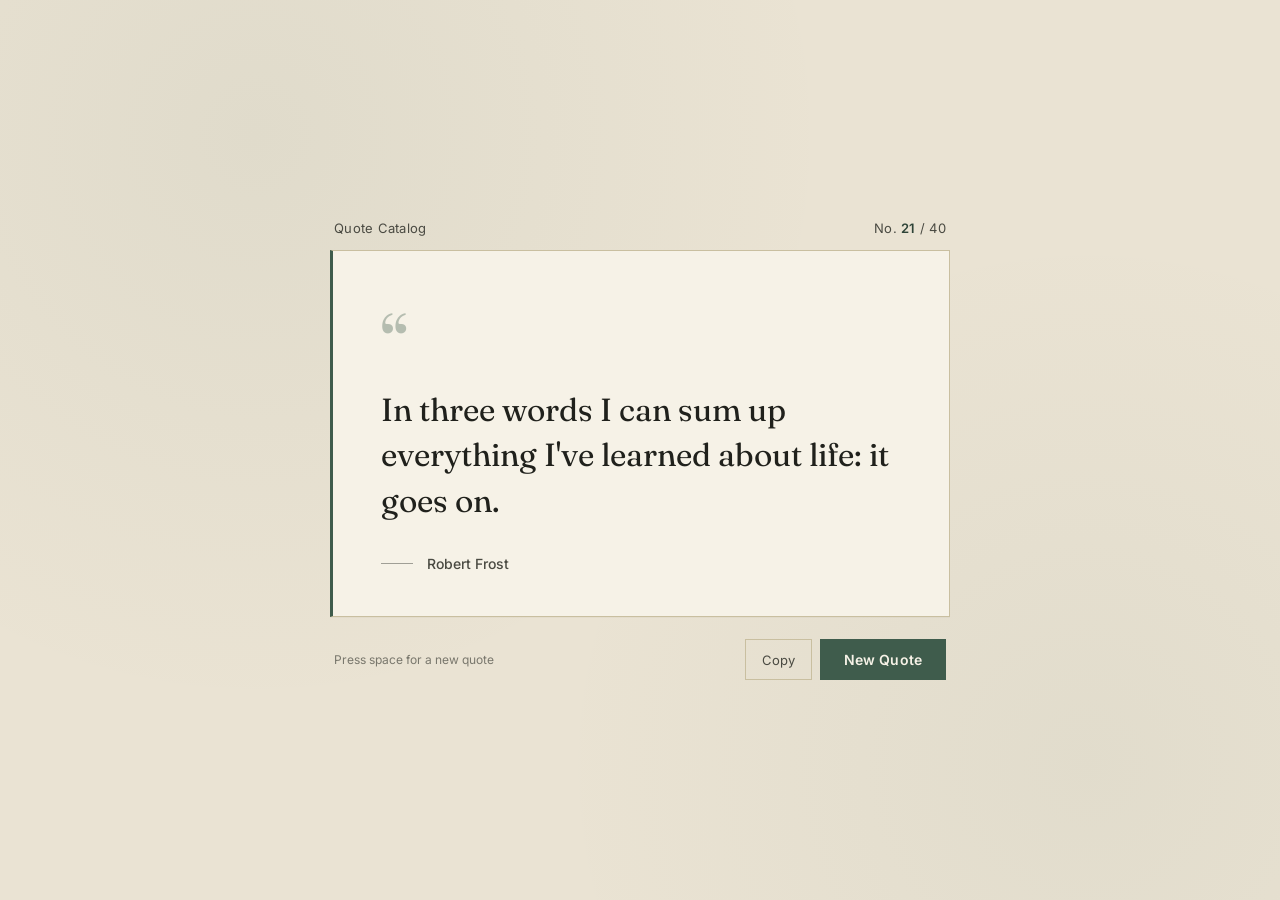
<file: index.html>
<!DOCTYPE html>
<html lang="en">
<head>
<meta charset="UTF-8">
<meta name="viewport" content="width=device-width, initial-scale=1.0">
<title>Quote Catalog</title>
<link rel="preconnect" href="https://fonts.googleapis.com">
<link href="https://fonts.googleapis.com/css2?family=Fraunces:ital,opsz,wght@0,9..144,300;0,9..144,500;0,9..144,600;1,9..144,400&family=Inter:wght@400;500;600&display=swap" rel="stylesheet">
<style>
  :root {
    --ink: #20211C;
    --ink-soft: #4A4A42;
    --parchment: #EAE3D3;
    --card: #F6F2E7;
    --pine: #3F5C4C;
    --pine-deep: #2E4438;
    --hairline: #C9BFA0;
  }

  * { box-sizing: border-box; }

  body {
    margin: 0;
    min-height: 100vh;
    display: flex;
    align-items: center;
    justify-content: center;
    background: var(--parchment);
    background-image:
      radial-gradient(circle at 20% 15%, rgba(63,92,76,0.06), transparent 45%),
      radial-gradient(circle at 85% 85%, rgba(63,92,76,0.05), transparent 40%);
    font-family: 'Inter', sans-serif;
    color: var(--ink);
    padding: 32px 20px;
  }

  .stage {
    width: 100%;
    max-width: 620px;
  }

  .catalog-row {
    display: flex;
    justify-content: space-between;
    align-items: baseline;
    margin-bottom: 14px;
    padding: 0 4px;
  }

  .catalog-label {
    font-size: 13px;
    color: var(--ink-soft);
    letter-spacing: 0.02em;
  }

  .catalog-label b {
    color: var(--pine-deep);
    font-weight: 600;
  }

  .card {
    background: var(--card);
    border: 1px solid var(--hairline);
    border-left: 3px solid var(--pine);
    padding: 56px 48px 44px;
    position: relative;
    box-shadow: 0 1px 0 rgba(32,33,28,0.03);
  }

  .mark {
    font-family: 'Fraunces', serif;
    font-size: 72px;
    line-height: 1;
    color: var(--pine);
    opacity: 0.35;
    margin: 0 0 8px;
    font-weight: 500;
    font-optical-sizing: auto;
  }

  .quote-text {
    font-family: 'Fraunces', serif;
    font-weight: 400;
    font-size: clamp(24px, 4vw, 32px);
    line-height: 1.42;
    color: var(--ink);
    margin: 0 0 32px;
    min-height: 3.4em;
    transition: opacity 0.25s ease, transform 0.25s ease;
  }

  .quote-text.fading {
    opacity: 0;
    transform: translateY(6px);
  }

  .author-row {
    display: flex;
    align-items: center;
    gap: 14px;
    transition: opacity 0.25s ease;
  }

  .author-row.fading { opacity: 0; }

  .rule {
    flex: 0 0 32px;
    height: 1px;
    background: var(--ink);
    opacity: 0.4;
  }

  .author {
    font-family: 'Inter', sans-serif;
    font-size: 14px;
    font-weight: 500;
    color: var(--ink-soft);
  }

  .controls {
    display: flex;
    justify-content: space-between;
    align-items: center;
    margin-top: 22px;
    padding: 0 4px;
  }

  .hint {
    font-size: 12px;
    color: var(--ink-soft);
    opacity: 0.7;
  }

  button.new-quote {
    font-family: 'Inter', sans-serif;
    font-size: 14px;
    font-weight: 600;
    color: var(--card);
    background: var(--pine);
    border: none;
    padding: 12px 24px;
    cursor: pointer;
    letter-spacing: 0.01em;
    transition: background 0.15s ease, transform 0.1s ease;
  }

  button.new-quote:hover { background: var(--pine-deep); }
  button.new-quote:active { transform: scale(0.98); }

  button.new-quote:focus-visible,
  button.icon-btn:focus-visible {
    outline: 2px solid var(--pine-deep);
    outline-offset: 2px;
  }

  .icon-row {
    display: flex;
    gap: 8px;
  }

  button.icon-btn {
    font-family: 'Inter', sans-serif;
    font-size: 13px;
    color: var(--ink-soft);
    background: transparent;
    border: 1px solid var(--hairline);
    padding: 11px 16px;
    cursor: pointer;
    transition: border-color 0.15s ease, color 0.15s ease;
  }

  button.icon-btn:hover {
    border-color: var(--pine);
    color: var(--pine-deep);
  }

  @media (prefers-reduced-motion: reduce) {
    .quote-text, .author-row { transition: none; }
  }

  @media (max-width: 480px) {
    .card { padding: 40px 26px 32px; }
    .controls { flex-direction: column; gap: 16px; align-items: stretch; }
    .controls button.new-quote { order: 1; }
    .icon-row { justify-content: center; }
  }
</style>
</head>
<body>

<div class="stage">
  <div class="catalog-row">
    <span class="catalog-label">Quote Catalog</span>
    <span class="catalog-label">No. <b id="index">01</b> / <span id="total">40</span></span>
  </div>

  <div class="card">
    <p class="mark" aria-hidden="true">&ldquo;</p>
    <p class="quote-text" id="quoteText">Loading...</p>
    <div class="author-row" id="authorRow">
      <span class="rule"></span>
      <span class="author" id="quoteAuthor"></span>
    </div>
  </div>

  <div class="controls">
    <span class="hint">Press space for a new quote</span>
    <div class="icon-row">
      <button class="icon-btn" id="copyBtn" title="Copy quote">Copy</button>
      <button class="new-quote" id="newQuoteBtn">New Quote</button>
    </div>
  </div>
</div>

<script>
  const quotes = [
    { text: "The unexamined life is not worth living.", author: "Socrates" },
    { text: "It is not that we have a short time to live, but that we waste a lot of it.", author: "Seneca" },
    { text: "The obstacle is the way.", author: "Marcus Aurelius" },
    { text: "What we think, we become.", author: "Buddha" },
    { text: "Simplicity is the ultimate sophistication.", author: "Leonardo da Vinci" },
    { text: "The only true wisdom is in knowing you know nothing.", author: "Socrates" },
    { text: "In the middle of difficulty lies opportunity.", author: "Albert Einstein" },
    { text: "He who has a why to live can bear almost any how.", author: "Friedrich Nietzsche" },
    { text: "You have power over your mind, not outside events.", author: "Marcus Aurelius" },
    { text: "Whatever you are, be a good one.", author: "Abraham Lincoln" },
    { text: "The mind is everything. What you think you become.", author: "Buddha" },
    { text: "Turn your wounds into wisdom.", author: "Oprah Winfrey" },
    { text: "Well done is better than well said.", author: "Benjamin Franklin" },
    { text: "The journey of a thousand miles begins with a single step.", author: "Lao Tzu" },
    { text: "Do not go where the path may lead; go instead where there is no path and leave a trail.", author: "Ralph Waldo Emerson" },
    { text: "It always seems impossible until it's done.", author: "Nelson Mandela" },
    { text: "Not all those who wander are lost.", author: "J.R.R. Tolkien" },
    { text: "The only way to do great work is to love what you do.", author: "Steve Jobs" },
    { text: "Everything you can imagine is real.", author: "Pablo Picasso" },
    { text: "Nothing is impossible; the word itself says I'm possible.", author: "Audrey Hepburn" },
    { text: "In three words I can sum up everything I've learned about life: it goes on.", author: "Robert Frost" },
    { text: "To be yourself in a world that is constantly trying to make you something else is the greatest accomplishment.", author: "Ralph Waldo Emerson" },
    { text: "The best way out is always through.", author: "Robert Frost" },
    { text: "A room without books is like a body without a soul.", author: "Marcus Tullius Cicero" },
    { text: "Life is what happens when you're busy making other plans.", author: "John Lennon" },
    { text: "You must be the change you wish to see in the world.", author: "Mahatma Gandhi" },
    { text: "Success is not final, failure is not fatal: it is the courage to continue that counts.", author: "Winston Churchill" },
    { text: "The two most important days in your life are the day you are born and the day you find out why.", author: "Mark Twain" },
    { text: "Happiness is not something ready made. It comes from your own actions.", author: "Dalai Lama" },
    { text: "Believe you can and you're halfway there.", author: "Theodore Roosevelt" },
    { text: "It does not matter how slowly you go as long as you do not stop.", author: "Confucius" },
    { text: "Out of difficulties grow miracles.", author: "Jean de La Bruyère" },
    { text: "Curiosity is the engine of achievement.", author: "Ken Robinson" },
    { text: "Change your thoughts and you change your world.", author: "Norman Vincent Peale" },
    { text: "The future belongs to those who believe in the beauty of their dreams.", author: "Eleanor Roosevelt" },
    { text: "What lies behind us and what lies before us are tiny matters compared to what lies within us.", author: "Ralph Waldo Emerson" },
    { text: "Act as if what you do makes a difference. It does.", author: "William James" },
    { text: "Wherever you go, go with all your heart.", author: "Confucius" },
    { text: "Try not to become a person of success, but rather try to become a person of value.", author: "Albert Einstein" },
    { text: "Freedom is what you do with what's been done to you.", author: "Jean-Paul Sartre" }
  ];

  const quoteText = document.getElementById('quoteText');
  const quoteAuthor = document.getElementById('quoteAuthor');
  const authorRow = document.getElementById('authorRow');
  const indexLabel = document.getElementById('index');
  const totalLabel = document.getElementById('total');
  const newQuoteBtn = document.getElementById('newQuoteBtn');
  const copyBtn = document.getElementById('copyBtn');

  totalLabel.textContent = quotes.length;
  let lastIndex = -1;

  function pad(n) { return n.toString().padStart(2, '0'); }

  function showQuote() {
    let i;
    do { i = Math.floor(Math.random() * quotes.length); } while (i === lastIndex && quotes.length > 1);
    lastIndex = i;

    quoteText.classList.add('fading');
    authorRow.classList.add('fading');

    setTimeout(() => {
      quoteText.textContent = quotes[i].text;
      quoteAuthor.textContent = quotes[i].author;
      indexLabel.textContent = pad(i + 1);
      quoteText.classList.remove('fading');
      authorRow.classList.remove('fading');
    }, 220);
  }

  newQuoteBtn.addEventListener('click', showQuote);

  copyBtn.addEventListener('click', () => {
    const full = `"${quoteText.textContent}" — ${quoteAuthor.textContent}`;
    navigator.clipboard.writeText(full).then(() => {
      const original = copyBtn.textContent;
      copyBtn.textContent = 'Copied';
      setTimeout(() => { copyBtn.textContent = original; }, 1200);
    });
  });

  document.addEventListener('keydown', (e) => {
    if (e.code === 'Space' && e.target === document.body) {
      e.preventDefault();
      showQuote();
    }
  });

  // initial quote (no fade on load)
  const first = Math.floor(Math.random() * quotes.length);
  lastIndex = first;
  quoteText.textContent = quotes[first].text;
  quoteAuthor.textContent = quotes[first].author;
  indexLabel.textContent = pad(first + 1);
</script>

</body>
</html>
</file>
